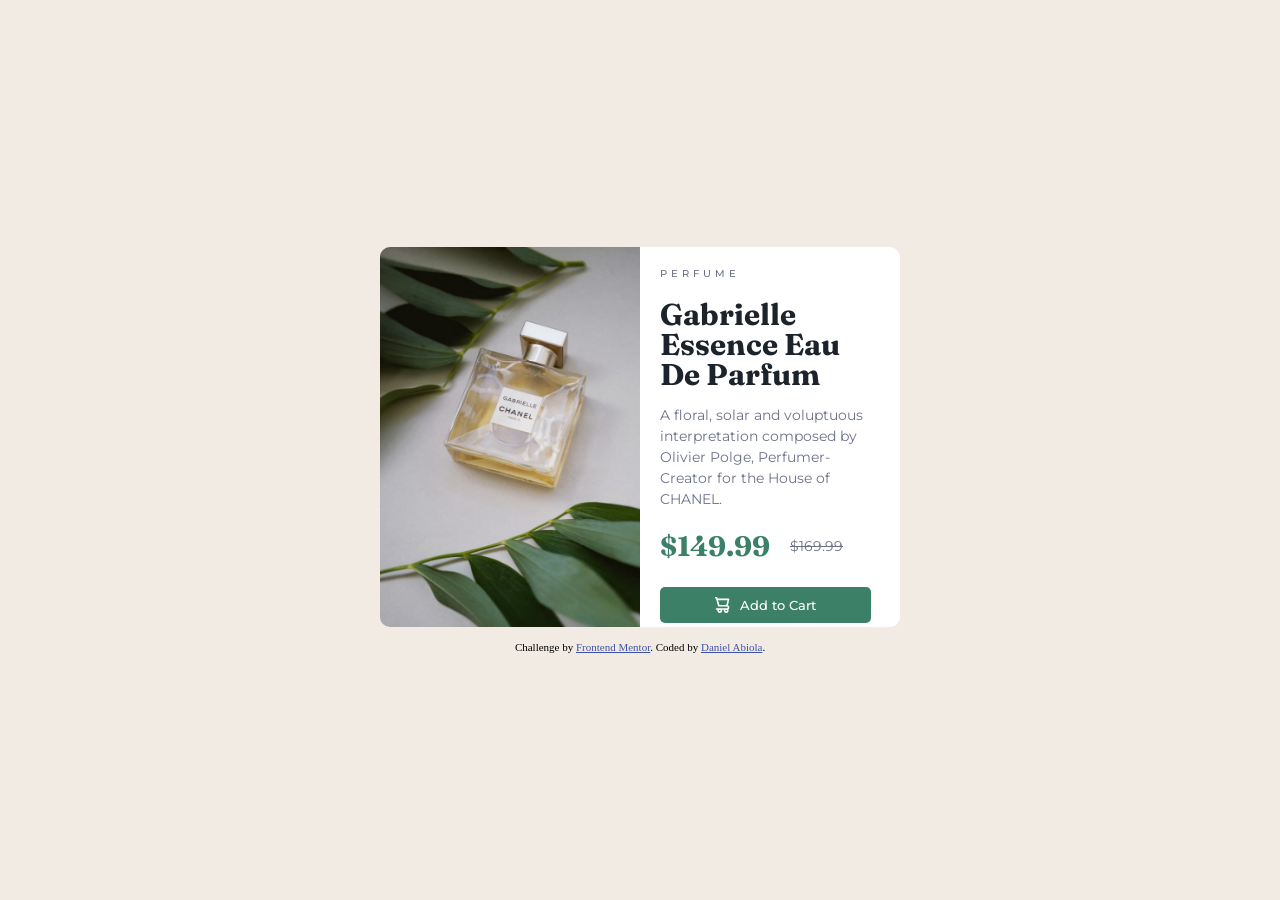
<file: product-preview-card-component-main/index.html>
<!DOCTYPE html>
<html lang="en">
<head>
  <meta charset="UTF-8">
  <meta name="viewport" content="width=device-width, initial-scale=1.0"> <!-- displays site properly based on user's device -->

  <link rel="icon" type="image/png" sizes="32x32" href="./images/favicon-32x32.png">
  <link rel="stylesheet" href="index.css">
  <link rel="preconnect" href="https://fonts.googleapis.com">
<link rel="preconnect" href="https://fonts.gstatic.com" crossorigin>
<link href="https://fonts.googleapis.com/css2?family=Montserrat:ital,wght@0,100..900;1,100..900&display=swap" rel="stylesheet">
<link rel="preconnect" href="https://fonts.googleapis.com">
<link rel="preconnect" href="https://fonts.gstatic.com" crossorigin>
<link href="https://fonts.googleapis.com/css2?family=Fraunces:ital,opsz,wght@0,9..144,100..900;1,9..144,100..900&family=Montserrat:ital,wght@0,100..900;1,100..900&display=swap" rel="stylesheet">
  
  <title>Frontend Mentor | Product preview card component</title>

  <!-- Feel free to remove these styles or customise in your own stylesheet 👍 -->
  <style>
    .attribution { font-size: 11px; text-align: center; margin-top: 10px;}
    .attribution a { color: hsl(228, 45%, 44%); }
  </style>
</head>
<body>
  <div class="main">
    <div class="page">
      <img  class="first" src="images/image-product-desktop.jpg" alt="">
      <img class="second" src="images/image-product-mobile.jpg" alt="">
    </div>
    <div class="pageTwo">
      <h4>Perfume</h4>
      <h2>Gabrielle Essence Eau De Parfum</h2>
      <p> A floral, solar and voluptuous interpretation composed by Olivier Polge, 
      Perfumer-Creator for the House of CHANEL.</p>
      <div class="section">
       
          <p class="one">$149.99</p>
          <p class="two">$169.99</p>
 
      </div>
     <button class="sectionTwo">
      Add  to Cart
      <svg width="15" height="16" xmlns="http://www.w3.org/2000/svg"><path d="M14.383 10.388a2.397 2.397 0 0 0-1.518-2.222l1.494-5.593a.8.8 0 0 0-.144-.695.8.8 0 0 0-.631-.28H2.637L2.373.591A.8.8 0 0 0 1.598 0H0v1.598h.983l1.982 7.4a.8.8 0 0 0 .799.59h8.222a.8.8 0 0 1 0 1.599H1.598a.8.8 0 1 0 0 1.598h.943a2.397 2.397 0 1 0 4.507 0h1.885a2.397 2.397 0 1 0 4.331-.376 2.397 2.397 0 0 0 1.12-2.021ZM11.26 7.99H4.395L3.068 3.196h9.477L11.26 7.991Zm-6.465 6.392a.8.8 0 1 1 0-1.598.8.8 0 0 1 0 1.598Zm6.393 0a.8.8 0 1 1 0-1.598.8.8 0 0 1 0 1.598Z" fill="#FFF"/></svg>
      
    </button> 
    </div>
  </div>
  
  <div class="attribution">
    Challenge by <a href="https://www.frontendmentor.io?ref=challenge" target="_blank">Frontend Mentor</a>. 
    Coded by <a href="#">Daniel Abiola</a>.
  </div>
</body>
</html>
</file>
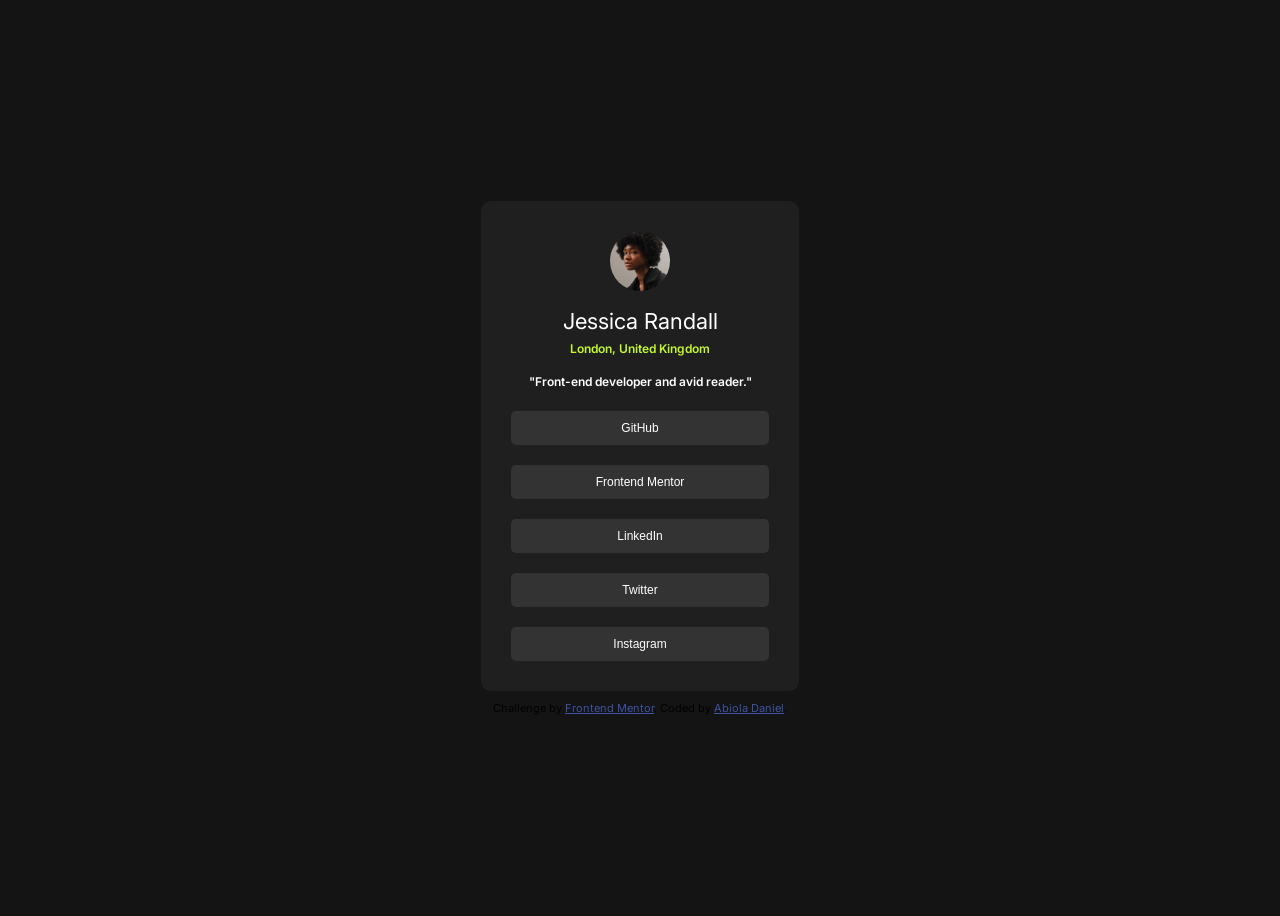
<file: social links design/index.html>
<!DOCTYPE html>
<html lang="en">
  <head>
    <meta charset="UTF-8" />
    <meta name="viewport" content="width=device-width, initial-scale=1.0" />
    <!-- displays site properly based on user's device -->

    <link
      rel="icon"
      type="image/png"
      sizes="32x32"
      href="./assets/images/favicon-32x32.png"
    />
    <link rel="preconnect" href="https://fonts.googleapis.com" />
    <link rel="preconnect" href="https://fonts.gstatic.com" crossorigin />
    <link
      href="https://fonts.googleapis.com/css2?family=Inter:ital,opsz,wght@0,14..32,100..900;1,14..32,100..900&display=swap"
      rel="stylesheet"
    />
    <link rel="stylesheet" href="index.css" />

    <title>Frontend Mentor | Social links profile</title>

    <!-- Feel free to remove these styles or customise in your own stylesheet 👍 -->
    <style>
      .attribution {
        font-size: 11px;
        text-align: center;
      }
      .attribution a {
        color: hsl(228, 45%, 44%);
      }
    </style>
  </head>
  <body>
    <div class="container">
      <img src="assets/images/avatar-jessica.jpeg" alt="" />
      <span>
        <h3>Jessica Randall</h3>
        <p>London, United Kingdom</p>
      </span>
      <p style="color: hsl(0, 0%, 100%); font-size: 12px">
        "Front-end developer and avid reader."
      </p>
      <div class="section">
        <button>GitHub</button>
        <button>Frontend Mentor</button>
        <button>LinkedIn</button>
        <button>Twitter</button>
        <button>Instagram</button>
      </div>
    </div>
    <div class="attribution">
      Challenge by
      <a href="https://www.frontendmentor.io?ref=challenge" target="_blank"
        >Frontend Mentor</a
      >. Coded by <a href="#">Abiola Daniel</a>.
    </div>
  </body>
</html>
</file>
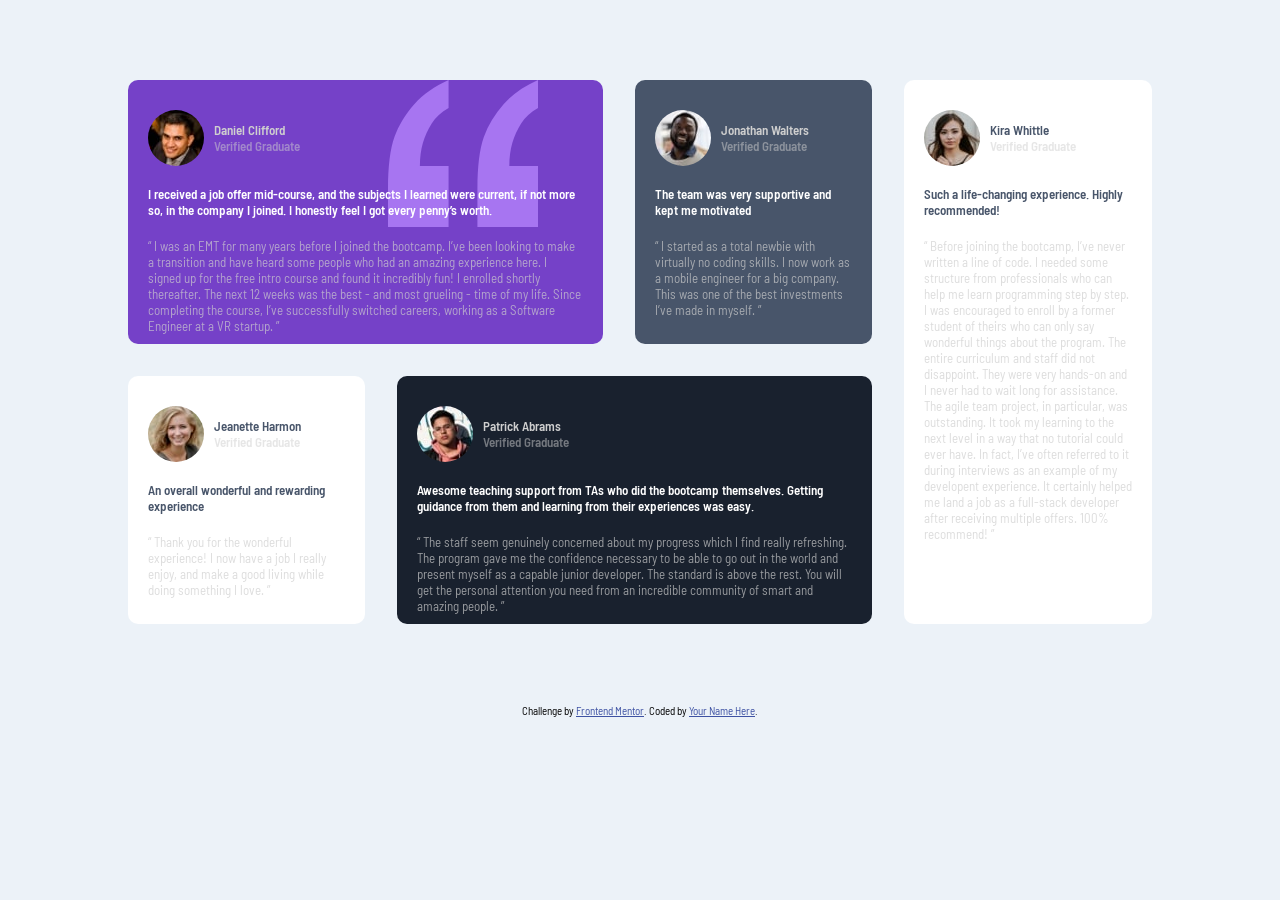
<file: testimonials-grid-section-main/index.html>
<!DOCTYPE html>
<html lang="en">
  <head>
    <meta charset="UTF-8" />
    <meta name="viewport" content="width=device-width, initial-scale=1.0" />
    <!-- displays site properly based on user's device -->
    <link
      rel="icon"
      type="image/png"
      sizes="32x32"
      href="./images/favicon-32x32.png"
    />
    <link rel="preconnect" href="https://fonts.googleapis.com" />
    <link rel="preconnect" href="https://fonts.gstatic.com" crossorigin />
    <link
      href="https://fonts.googleapis.com/css2?family=Barlow+Semi+Condensed:ital,wght@0,100;0,200;0,300;0,400;0,500;0,600;0,700;0,800;0,900;1,100;1,200;1,300;1,400;1,500;1,600;1,700;1,800;1,900&display=swap"
      rel="stylesheet"
    />
    <link rel="stylesheet" href="index.css" />
    <title>Frontend Mentor | [Challenge Name Here]</title>

    <!-- Feel free to remove these styles or customise in your own stylesheet 👍 -->
    <style>
      .attribution {
        font-size: 11px;
        text-align: center;
      }
      .attribution a {
        color: hsl(228, 45%, 44%);
      }
    </style>
  </head>
  <body>
    <main>
      <div class="grid_container">
        <div class="grid_parent">
          <div class="grid_box">
            <div class="grid_card">
              <div class="section">
                <img src="images/image-daniel.jpg" alt="" />
                <span>
                  <p class="bio_name">Daniel Clifford</p>
                  <p class="bio_badge">Verified Graduate</p>
                </span>
                <!-- <svg class="logo" width="104" height="102" xmlns="http://www.w3.org/2000/svg"><path d="M104 102V59.727H84.114c0-5.871.689-11.182 2.068-15.933 1.379-4.75 3.42-9.287 6.125-13.61C95.01 25.86 98.909 22.257 104 19.375V0c-9.758 4.27-17.712 9.874-23.864 16.813-6.151 6.939-10.712 14.545-13.681 22.818C63.485 47.904 62 59.941 62 75.74V102h42zm-62 0V59.727H22.114c0-5.871.689-11.182 2.068-15.933 1.379-4.75 3.42-9.287 6.125-13.61C33.01 25.86 36.909 22.257 42 19.375V0c-9.652 4.27-17.58 9.874-23.784 16.813C12.01 23.752 7.424 31.358 4.455 39.631 1.485 47.904 0 59.941 0 75.74V102h42z" fill="#A775F1" fill-rule="nonzero"/></svg> -->
              </div>
              <p class="textpage">
                I received a job offer mid-course, and the subjects I learned
                were current, if not more so, in the company I joined. I
                honestly feel I got every penny’s worth.
              </p>
              <p class="textlight">
                “ I was an EMT for many years before I joined the bootcamp. I’ve
                been looking to make a transition and have heard some people who
                had an amazing experience here. I signed up for the free intro
                course and found it incredibly fun! I enrolled shortly
                thereafter. The next 12 weeks was the best - and most grueling -
                time of my life. Since completing the course, I’ve successfully
                switched careers, working as a Software Engineer at a VR
                startup. ”
              </p>
            </div>

            <div class="grid_card">
              <div class="section" >
                <img src="images/image-jonathan.jpg" alt="" />
                <span>
                  <p class="bio_name">Jonathan Walters</p>
                  <p class="bio_badge">Verified Graduate</p>
                </span>
              </div>
              <p class="textpage">
                The team was very supportive and kept me motivated
              </p>
              <p class="textlight">
                “ I started as a total newbie with virtually no coding skills. I
                now work as a mobile engineer for a big company. This was one of
                the best investments I’ve made in myself. ”
              </p>
            </div>
          </div>
          <div class="grid_box">

            <div class="grid_card">
              <div class="section">
                <img src="images/image-jeanette.jpg" alt="" />
                <span>
                  <p class="bio_lady">Jeanette Harmon</p>
                  <p class="bio_badge">Verified Graduate</p>
                </span>
              </div>
              <p class="textpageOne">
                An overall wonderful and rewarding experience
              </p>
              <p class="textlight">
                “ Thank you for the wonderful experience! I now have a job I
                really enjoy, and make a good living while doing something I
                love. ”
              </p>
            </div>

            <div class="grid_card">
              <div class="section">
                <img src="images/image-patrick.jpg" alt="" />
                <span>
                  <p class="bio_name">Patrick Abrams</p>
                  <p class="bio_badge">Verified Graduate</p>
                </span>
              </div>
              <p class="textpage">
                Awesome teaching support from TAs who did the bootcamp
                themselves. Getting guidance from them and learning from their
                experiences was easy.
              </p>
              <p class="textlight">
                “ The staff seem genuinely concerned about my progress which I
                find really refreshing. The program gave me the confidence
                necessary to be able to go out in the world and present myself
                as a capable junior developer. The standard is above the rest.
                You will get the personal attention you need from an incredible
                community of smart and amazing people. ”
              </p>
            </div>
          </div>
        </div>

        <div class="grid_card">
          <div class="section">
            <img src="images/image-kira.jpg" alt="" />
            <span>
              <p class="bio_lady">Kira Whittle</p>
              <p class="bio_badge">Verified Graduate</p>
            </span>
          </div>
          <p class="textpageOne">
            Such a life-changing experience. Highly recommended!
          </p>
          <p class="textlight">
            “ Before joining the bootcamp, I’ve never written a line of code. I
            needed some structure from professionals who can help me learn
            programming step by step. I was encouraged to enroll by a former
            student of theirs who can only say wonderful things about the
            program. The entire curriculum and staff did not disappoint. They
            were very hands-on and I never had to wait long for assistance. The
            agile team project, in particular, was outstanding. It took my
            learning to the next level in a way that no tutorial could ever
            have. In fact, I’ve often referred to it during interviews as an
            example of my developent experience. It certainly helped me land a
            job as a full-stack developer after receiving multiple offers. 100%
            recommend! ”
          </p>
        </div>
      </div>
    </main>

    <div class="attribution">
      Challenge by
      <a href="https://www.frontendmentor.io?ref=challenge" target="_blank"
        >Frontend Mentor</a
      >. Coded by <a href="#">Your Name Here</a>.
    </div>
  </body>
</html>
</file>
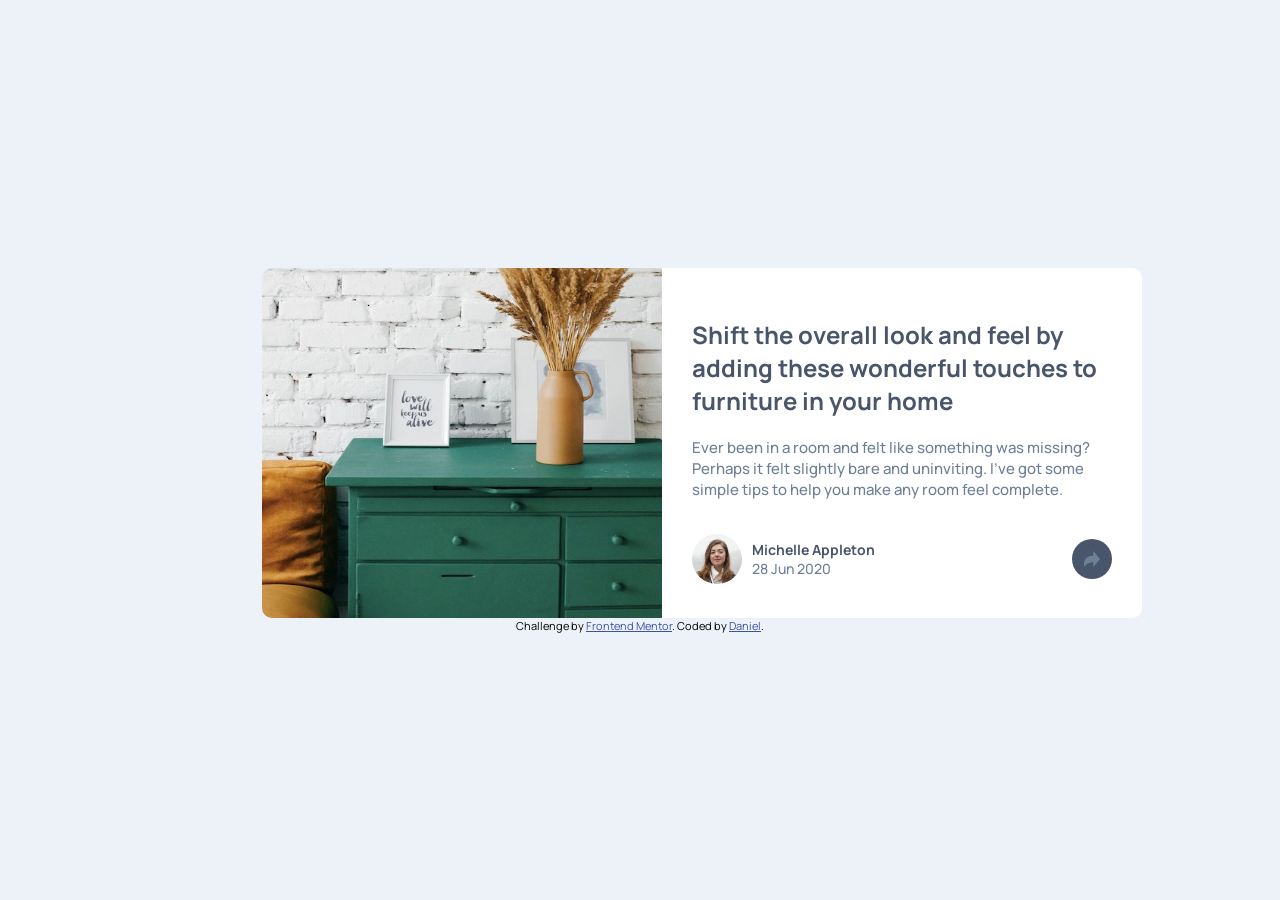
<file: article-preview-component-master/article-preview-component-master/index.html>
<!DOCTYPE html>
<html lang="en">
<head>
  <meta charset="UTF-8">
  <meta name="viewport" content="width=device-width, initial-scale=1.0"> <!-- displays site properly based on user's device -->

  <link rel="icon" type="image/png" sizes="32x32" href="./images/favicon-32x32.png">
  <link rel="preconnect" href="https://fonts.googleapis.com">
<link rel="preconnect" href="https://fonts.gstatic.com" crossorigin>
<link href="https://fonts.googleapis.com/css2?family=Manrope:wght@200..800&display=swap" rel="stylesheet">
<link rel="stylesheet" href="style.css">
  
  <title>Frontend Mentor | Article preview component</title>

  <!-- Feel free to remove these styles or customise in your own stylesheet 👍 -->
  <style>
    .attribution { font-size: 11px; text-align: center; }
    .attribution a { color: hsl(228, 45%, 44%); }
  </style>
</head>
<body>
  <div class="container">
    <div class="pageOne">
      <img src="images/drawers.jpg" alt="">
    </div>
   
    <div class="pageTwo">

            <h2 class="first">Shift the overall look and feel by adding these wonderful 
                touches to furniture in your home 
            </h2>
            <p class="second"> Ever been in a room and felt like something was missing? <br> Perhaps 
              it felt slightly bare and uninviting. I’ve got some  <br>simple tips 
              to help you make any room feel complete.
            </p>
            <div class="section">
              <div class="profile">

                <img  src="images/avatar-michelle.jpg" alt="">
                <span class="one">
                  <p style="color: hsl(217, 19%, 35%); font-weight: 700;">Michelle Appleton</p>
                  <p style="font-weight: 500; color: hsl(214, 17%, 51%);;"> 28 Jun 2020</p>
                </span>
              </div>
             
                <button  class="share-btn"> <img  src="images/icon-share.svg" alt=""></button>
                <div class="bottom-sheet hidden">
                  <ul>
                    <li style="color:hsl(212, 23%, 69%); font-weight: 700; font-size: 13px;">SHARE</li>
                      <li><img src="images/icon-facebook.svg" alt="Facebook"></li>
                      <li><img src="images/icon-twitter.svg" alt="Twitter"> </li>
                      <li><img src="images/icon-pinterest.svg" alt="Instagram"></li>
                      <button  class="share-btnTwo"> <img  src="images/icon-share.svg" alt=""></button>
                     
                  </ul>
                </div>
            
            </div>


         
    </div>
  </div>
      
  <div class="attribution">
    Challenge by <a href="https://www.frontendmentor.io?ref=challenge" target="_blank">Frontend Mentor</a>. 
    Coded by <a href="#">Daniel</a>.
  </div>

  <script src="style.js"></script>
</body>
</html>
</file>
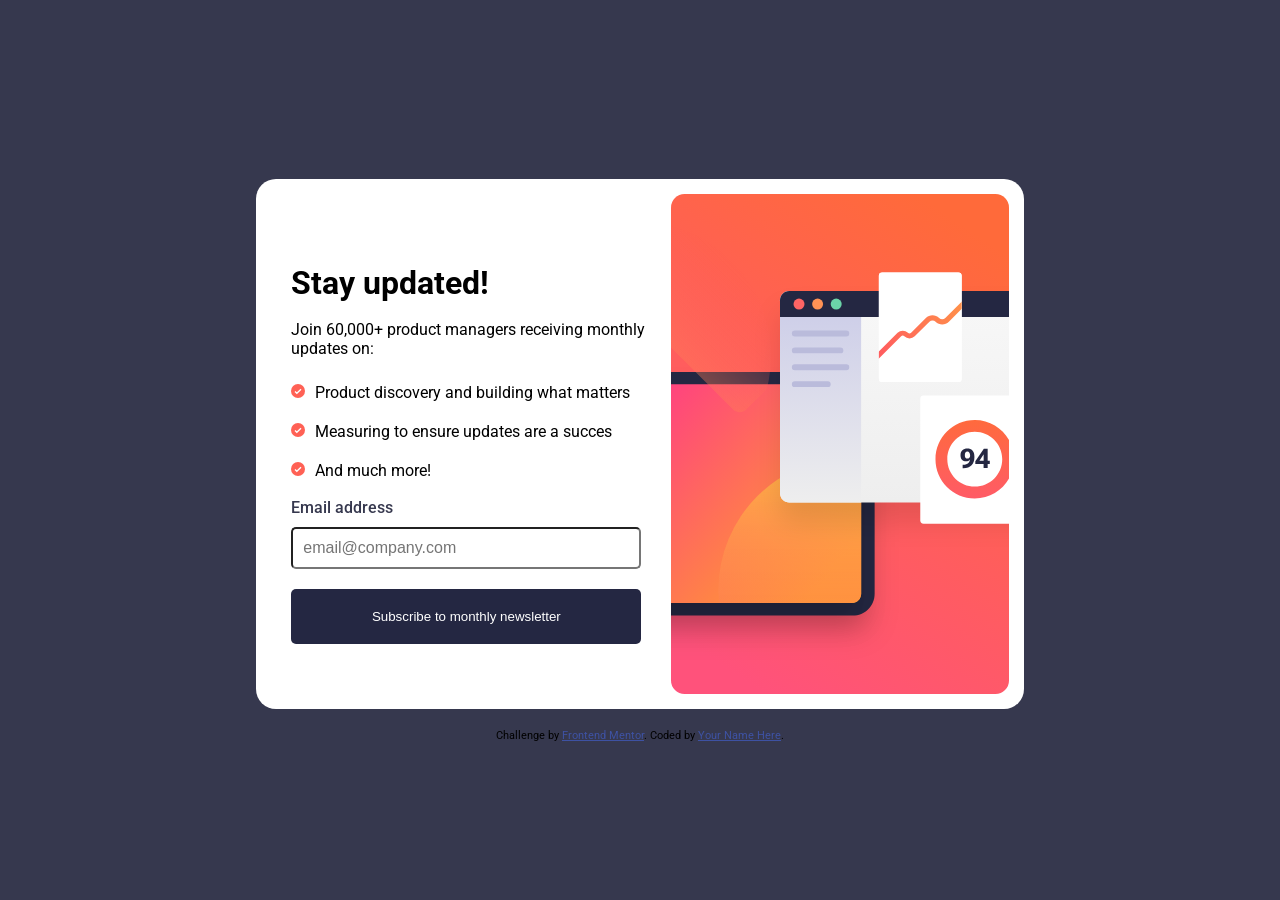
<file: newsletter-sign-up-with-success-message-main/newsletter-sign-up-with-success-message-main/index.html>
<!DOCTYPE html>
<html lang="en">
<head>
  <meta charset="UTF-8">
  <meta name="viewport" content="width=device-width, initial-scale=1.0"> <!-- displays site properly based on user's device -->

  <link rel="icon" type="image/png" sizes="32x32" href="./assets/images/favicon-32x32.png">
  <link rel="preconnect" href="https://fonts.googleapis.com">
<link rel="preconnect" href="https://fonts.gstatic.com" crossorigin>
<link href="https://fonts.googleapis.com/css2?family=Manrope:wght@200..800&family=Roboto:ital,wght@0,100..900;1,100..900&display=swap" rel="stylesheet">
<link rel="stylesheet" href="index.css">

  
  <title>Frontend Mentor | Newsletter sign-up form with success message</title>

  <!-- Feel free to remove these styles or customise in your own stylesheet 👍 -->
  <style>
    .attribution { font-size: 11px; text-align: center; }
    .attribution a { color: hsl(228, 45%, 44%); }
  </style>
</head>
<body>

  <!-- Sign-up form start -->
 
  <!-- <img src="assets/images/illustration-sign-up-mobile.svg" alt="helllo"> -->
  <div  class="container">
      <div class="PartOne">

        <h1>Stay updated!</h1>
        <p>Join 60,000+ product managers receiving monthly updates on:</p>
      
  
            <ul class="page">
              <li><img src="assets/images/icon-list.svg" alt=""><span class="one"  >Product discovery and building what matters</span></li>
              <li><img src="assets/images/icon-list.svg" alt=""><span class="one" >Measuring to ensure updates are a succes</span></li>
              <li><img src="assets/images/icon-list.svg" alt=""><span class="one">And much more!</li></span>
            </ul>
     
           
   
        <form id="subscriptionForm">
          <div  class="formLabel">
            <label  for="email" ><p>Email address</p></label>
            <span id="error-message" class="error-message"></span>
          </div>
          <input class="yes" id="email" type="text" placeholder="email@company.com" >
          
          <button type="submit">Subscribe to monthly newsletter</button>
          
        </form>
      </div>
      <img class="imgOne" src="assets/images/illustration-sign-up-desktop.svg" alt="">
      <img class="imgTwo" src="assets/images/illustration-sign-up-mobile.svg" alt="">


        <!-- Sign-up form end -->

        <!-- Success message start -->

        <!-- Thanks for subscribing!

        A confirmation email has been sent to ash@loremcompany.com. 
        Please open it and click the button inside to confirm your subscription.

        Dismiss message -->

        <!-- Success message end -->
      
  </div>
  <div id="modal" class="hidden">
    <div class="modal-content">
      <img src="assets/images/icon-success.svg" alt="Success" id="success-image">
      <h1><strong>Thanks for subscribing!</strong></h1>
      <p id="confirmation-message">
        A confirmation email has been sent to <strong id="user-email"></strong>.<br>
        Please open it and click the button inside to confirm your subscription.
      </p>
      <button id="dismissButton">Dismiss message</button>
    </div>
  </div>
  
  <div class="attribution">
    Challenge by <a href="https://www.frontendmentor.io?ref=challenge" target="_blank">Frontend Mentor</a>. 
    Coded by <a href="#">Your Name Here</a>.
  </div>

  <script src="index.js"></script>


</body>
</html>
</file>
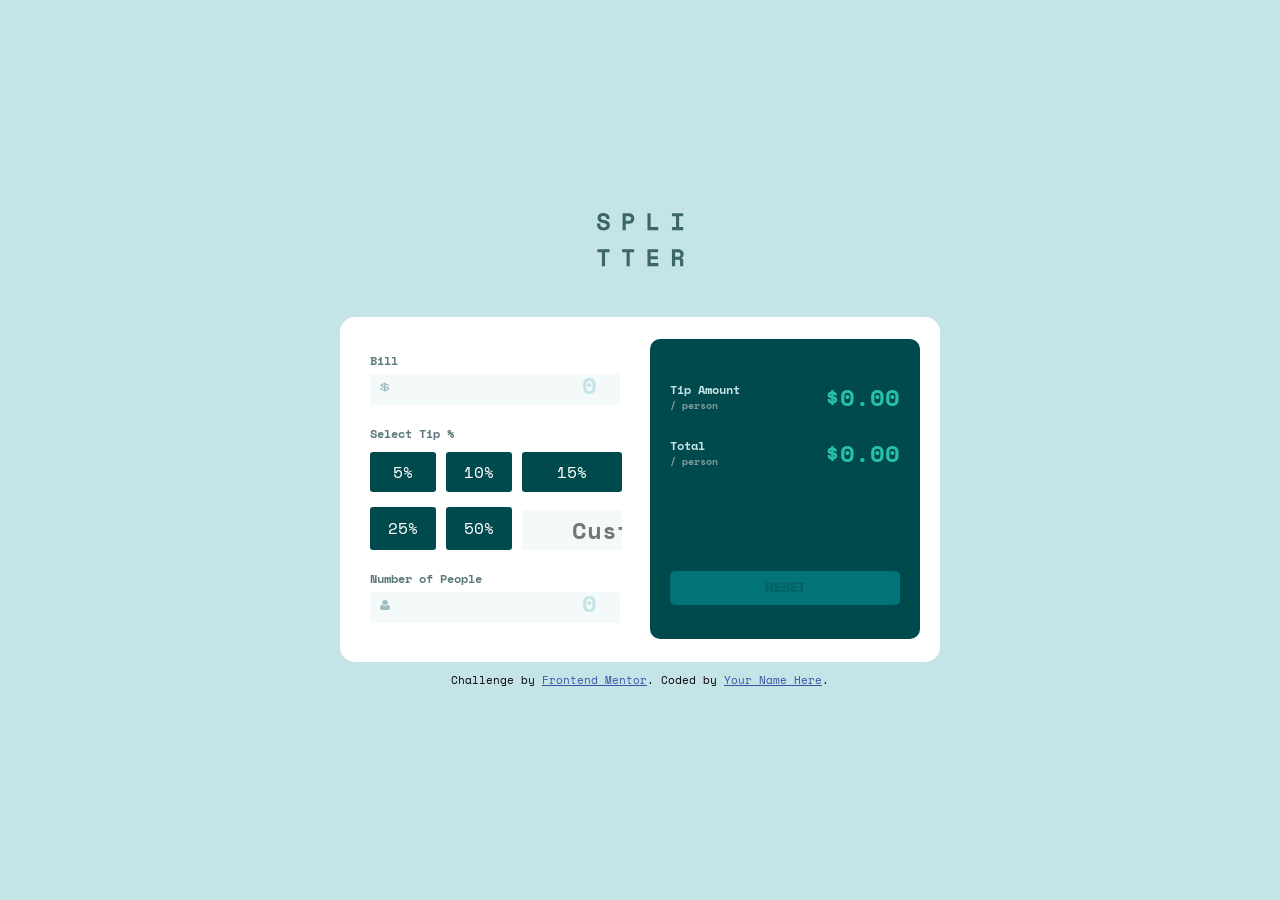
<file: tip-calculator-app-main/tip-calculator-app-main/index.html>
<!DOCTYPE html>
<html lang="en">
<head>
  <meta charset="UTF-8">
  <meta name="viewport" content="width=device-width, initial-scale=1.0"> <!-- displays site properly based on user's device -->

  <link rel="icon" type="image/png" sizes="32x32" href="./images/favicon-32x32.png">
  
  <title>Frontend Mentor | Tip calculator app</title>
  <link rel="preconnect" href="https://fonts.googleapis.com">
  <link rel="preconnect" href="https://fonts.gstatic.com" crossorigin>
  <link href="https://fonts.googleapis.com/css2?family=Space+Mono:ital,wght@0,400;0,700;1,400;1,700&display=swap" rel="stylesheet">
  <link rel="stylesheet" href="index.css">

  <!-- Feel free to remove these styles or customise in your own stylesheet 👍 -->
  <style>
    .attribution { font-size: 11px; text-align: center; }
    .attribution a { color: hsl(228, 45%, 44%); }
  </style>
</head>
<body>
  <img src="images/logo.svg" alt="hello">
  <div class="container">
    <div class="first_page">
      <h3>Bill</h3>
      <div class="input_container">
          <img class="first_dollar" src="images/icon-dollar.svg" alt="hello">
          <input   type="search"  id="billAmount"   placeholder="0" >
      </div>
      
      <h3 class="second_h3">Select Tip %</h3>
      <div class="button_container">
       <button>5%</button> 
       <button>10%</button> 
       <button>15%</button> 
       <button>25%</button> 
       <button>50%</button> 
       
       <input class="custom"   type="search" id="customTip" placeholder="Custom">
        
      </div>

      <h3 class="third_h3">Number of People<span id="peopleError" class="error-message"></span></h3>
      <div class="input_container">
        <img  class="first_person" src="images/icon-person.svg" alt="hello">
        <input type="search" id="numPeople" placeholder="0">
      </div>
    </div>

    <div class="second_page">
      <div class="first_second_page">
        <div class="second_second_page">
          <h3>Tip Amount </h3>
          <h4>/ person</h4>
        </div>
        <div class="second_second_page">
          <h2 id="tipAmount">$0.00</h2>
        </div>
      </div>

      <div class="first_second_page">
        <div class="second_second_page">
          <h3>Total</h3>
          <h4>/ person</h4>
        </div>
        <div class="second_second_page">
          <h2 id="totalAmount">$0.00</h2>
        </div>
      </div>
      <button id="reset" class="second_page_button">Reset</button>
    </div>
  </div>
  
  <div class="attribution">
    Challenge by <a href="https://www.frontendmentor.io?ref=challenge" target="_blank">Frontend Mentor</a>. 
    Coded by <a href="#">Your Name Here</a>.
  </div>
  <script src="index.js"></script>
</body>
</html>
</file>
<file: product-preview-card-component-main/index.css>
*{
    box-sizing: border-box;
    padding: 0;
    margin: 0;
}
body{
    display: flex;
    flex-direction: column;
    align-items: center;
    justify-content: center;
    background-color: hsl(30, 38%, 92%);
    min-height: 100vh;
}
.main{
    display: flex;
    width: auto;
    height: fit-content;
   
    
    
}

.page .first{
    width: 260px;
   border-top-left-radius: 10px;
   border-bottom-left-radius: 10px;
   height: 380px;
}

.page .second{
    display: none;
}

.pageTwo{
    background-color: hsl(0, 0%, 100%);
    width: 260px;
    border-top-right-radius: 10px;
    border-bottom-right-radius: 10px;
    height: 380px;
    padding-left: 20px;
    padding-right: 20px;
    padding-top: 20px;
    
}
h4{
    font-family: Montserrat;
    font-weight: 500;
    text-transform: uppercase;
    color:hsl(228, 12%, 48%);
    font-size: 10px;
    letter-spacing: 4px;
    font-weight: 500;
    
}
h2{
    font-family: "Fraunces", serif;
    padding-top: 20px;
    line-height: 1;
    color:hsl(212, 21%, 14%);
    font-size: 30px;
    font-weight: 700;

    
}
.pageTwo p{
    padding-top: 15px;
    font-size: 14px;
    color:hsl(228, 12%, 48%);
    font-family: Montserrat;
    line-height: 1.5;
}

.section{
    display:flex;
    gap: 20px;
    align-items:center
    
}

.section .one{
    font-size: 28px;
    font-family: "Fraunces", serif;
    color: hsl(158, 36%, 37%);
    font-weight: 700;
}
.section .two{
    font-family: Montserrat;
    font-size: 14px;
    text-decoration-line:line-through;
}

.sectionTwo{
    margin-top: 20px;
    display: flex;
    flex-direction: row-reverse;
    gap: 10px;
    justify-content: center;
    padding: 10px 55px 10px 55px;
    border-radius: 5px;
    border:none;
    background-color: hsl(158, 36%, 37%);
    font-family: Montserrat;
    font-weight: 500;
    color: hsl(0, 0%, 100%);
    cursor: pointer;
   
}

button:hover{
    background-color: hsl(212, 21%, 14%);
    cursor: pointer;
    
}


/* =========================== MEDIA QUERIES(SMALL DEVICES)==============================*/


@media   only screen and (max-width:600px) {
    
    
    .main{
      
        flex-direction: column;
        background-color:hsl(0, 0%, 100%) ;
        margin-top: 20px;
        border-radius: 10px;
    }
    .page .first{
        display: none;
        
    }
    .page .second{
        display: block;
        width: 300px;
        border-top-right-radius: 10px;
        border-top-left-radius: 10px;
    }
    .pageTwo{
    width: 300px;
    height: 350px;
    border-bottom-left-radius: 10px;
    padding-left: 20px;
    padding-right: 20px;
   }
   .sectionTwo{
    
    padding: 15px 75px 15px 75px;
    cursor: pointer;
   
}
    
}
</file>
<file: social links design/index.css>
* {
  box-sizing: border-box;
  padding: 0;
}

body {
  max-width: 1440px;
  font-family: inter;
  background-color: hsl(0, 0%, 8%);
  display: flex;
  flex-direction: column;
  align-items: center;
  justify-content: center;
  min-height: 100vh;
}

.container {
  width: auto;
  background-color: hsl(0, 0%, 12%);
  height: auto;
  padding: 20px 20px;
  display: flex;
  flex-direction: column;
  align-items: center;
  border-radius: 10px;
  margin-bottom: 10px;
}

.container img {
  width: 60px;
  height: 60px;
  border-radius: 50px;
  margin-bottom: 5px;
  margin-top: 10px;
}
h3 {
  color: hsl(0, 0%, 100%);
  font-weight: 400;
  font-size: 22px;
}
p {
  font-size: 12px;
  text-align: center;
  color: hsl(75, 94%, 57%);
  font-weight: 600;
}

span {
  line-height: 0.3;
}

.section {
  display: flex;
  flex-direction: column;
}
button {
  margin: 10px;
  background-color: hsl(0, 0%, 20%);
  color: hsl(0, 0%, 100%);
  padding: 10px 85px;
  font-size: 12px;
  border-radius: 5px;
  border: none;
  cursor: pointer;
}

button:hover {
  background-color: hsl(75, 94%, 57%);
  color: hsl(0, 0%, 20%);
}

@media (max-width: 960px) {
  .container {
    width: auto;
  }
}

@media (max-width: 720px) {
  .container {
    width: auto;
  }
}

@media (max-width: 540px) {
  .container {
    width: auto;
  }
}

@media (max-width: 375px) {
  .container {
    width: auto;
  }
}
</file>
<file: testimonials-grid-section-main/index.css>
*{
    box-sizing: border-box;
    padding: 0;
    margin: 0;
}
body{
    font-family: Barlow Semi Condensed;
    background-color: hsl(210, 46%, 95%);
    
} 

p{
    font-size: 13px;
    color: hsl(0, 0%, 81%);
}

main {
    width: 80%;
    margin: 5rem auto;
}

.grid_container {
    display: grid;
    grid-template-columns: 3fr 1fr;
    gap: 2em;
   
   
    
}

.grid_parent {
    display: grid;
    gap: 2em;
}

.grid_box {
    display: grid;
    grid-template-columns:2fr 1fr ;
    gap: 2em;
}

 .grid_box:last-child {
    display: grid;
    grid-template-columns:1fr 2fr 
    
} 




.grid_card {

    padding: 10px 20px 10px 20px;
    border-radius: 10px;
}
 .grid_box:nth-child(1) .grid_card:nth-child(1) {
    background: hsl(263, 55%, 52%);
    background-image: url(images/bg-pattern-quotation.svg);
    background-repeat: no-repeat;
    background-size: 150px;
    background-position-x: 80%;
   
  

}

.grid_box:nth-child(1) .grid_card:nth-child(2) {
    background: hsl(217, 19%, 35%);
   
   
   
   
}

.grid_box:nth-child(2) .grid_card:nth-child(1){
    background: hsl(0, 0%, 100%);
   
   
    
}
.grid_box:nth-child(2) .grid_card:nth-child(2){
   background-color:hsl(219, 29%, 14%);
   
   
   
  
    
}

.grid_card:last-child{
    background: hsl(0, 0%, 100%)

}

.section{
    display: flex;
    align-items: center;
    gap: 10px;
}

.section img{
    border-radius: 50%;
}


.bio_badge{
    opacity: 50%;
}
.section, .textpage{
    font-weight: 600;
    color: hsl(0, 0%, 100%);
    padding-top: 20px;
    
}

.textlight{
    opacity: 70%;
    padding-top: 20px;
    
}

.section, .textpageOne{
    font-weight: 600;
    color:  hsl(217, 19%, 35%);
    padding-top: 20px;
}
.bio_lady{
    color:hsl(217, 19%, 35%);;
}








@media screen and (max-width: 600px) {
    main {
        max-width: 60%;

    }
    .grid_box, .grid_box:last-child{
        grid-template-columns: 2fr;
    }
    .grid_container {
        grid-template-columns: 2fr;
    }
    
}
</file>
<file: article-preview-component-master/article-preview-component-master/style.css>
*{
    box-sizing: border-box;
    padding: 0;
    margin: 0;
}

body{
    font-family:'Manrope';
    background-color: hsl(210, 46%, 95%);
    display: flex;
    align-items: center;
    justify-content: center;
    min-height: 100vh;
    flex-direction: column;

    


}

.container{
    display: flex;
    align-items: center;
    justify-content:space-between;
    position: relative; 
    right: 10%;
   
   
}


.pageOne img{
    height:350px;
    width: 500px;
    border-top-left-radius: 10px;
    border-bottom-left-radius: 10px;
    display: block;
  
  
}

.pageTwo {
    
    background: white;
    height: 350px;
    width: 480px;
    border-top-right-radius: 10px;
    border-bottom-right-radius: 10px;
    position: absolute;
    left: 80%; 
    padding: 30px 30px;
   
}
.first{
    margin-top: 20px;
    color: hsl(217, 19%, 35%);
    font-weight:700;
    font-size: 24px;

    
    
}
.second{
    font-size: 15px;
    color:  hsl(214, 17%, 51%);
    font-weight: 500;
    margin-top: 20px;
    
}

.section{
    display: flex;
    align-items: center;
    justify-content:space-between;
    margin-top: 30px;
    
    
}

.profile{
    display: flex;
    align-items: center;
    /* position: relative; */
    width: 300px;

}
.profile img{
    width: 50px;
    height: 50px;
    border-radius: 50%;
    
}
.profile .one{
    padding: 10px;
    font-size: 14px;
    line-height: normal;
  
}

.share-btn img{
    
    width: 16px;
    height: 16px;
  
   
 
}
.share-btn {
    background: hsl(217, 19%, 35%);
    color: white;
    border: none;
    border-radius: 50%;
    width: 40px;
    height: 40px;
    display: flex;
    align-items: center;
    justify-content: center;
    cursor: pointer;
    
     /* Ensures the bottom sheet is positioned relative to the button */
}
.share-btnTwo{
    display:none;
}

.bottom-sheet {
    position: absolute;
    bottom: calc(22% + 20px);
    right: 0;
    background: hsl(217, 19%, 35%);
    /* color: white; */
    padding: 10px 30px;
    border-radius: 10px;
    display: flex;
    gap: 10px;
    box-shadow: 0px 10px 20px rgba(0, 0, 0, 0.1);
    visibility: hidden; /* Initially hidden */
    transform: translateX(50px); /* Move it slightly outside the container */
}

.bottom-sheet.hidden {
    visibility: hidden;
}

.bottom-sheet.visible {
    visibility: visible; /* Visible when the button is clicked */
}

.bottom-sheet ul {
    list-style: none;
    margin: 0;
    padding: 0;
    display: flex;
    flex-direction: row;
    gap: 20px;
    

}

.bottom-sheet li {
    font-size: 14px;
    display: flex;
    align-items: center;
    gap: 50px;
    cursor: pointer;
    
}

.bottom-sheet li img {
    width: 16px;
    height: 16px;
}

.bottom-sheet::after {
    content: '';
    position: absolute;
    bottom: -10px; /* Position the arrow just below the bottom sheet */
    left: 50%; /* Center the arrow */
    transform: translateX(-50%);
    width: 0;
    height: 0;
    border-left: 10px solid transparent;
    border-right: 10px solid transparent;
    border-top: 10px solid hsl(217, 19%, 35%); /* Arrow color matches the bottom sheet */
}


    
   
        
    @media only screen and (max-width: 600px) {

        body{
            min-height: 0;
            margin: 20%;
        }
        .container {
            flex-direction: column; 
            align-items: center;
            justify-content: center;
            gap: 0; 
            position: relative; 
            right: 0; 
           
            
           
            
        }
    
        .pageOne img {
            width: 400px; 
            height: auto; 
            border-top-left-radius: 0;
            border-bottom-left-radius: 0;
            border-top-left-radius: 10px;
            border-top-right-radius: 10px;
           
        }
       
    
        .pageTwo {
            width: 400px;     
            padding: 30px 20px;
            background: white;
            left: 0;
            top: 83%;
            height: auto;
            border-top-right-radius: 0;
            border-bottom-right-radius:0;
            border-bottom-right-radius: 10px;
            border-bottom-left-radius: 10px;
          
            
        }

        .first{
           
            margin-top: 10px;
            font-size: 21px;
            font-weight: 700;
        }
        

        .second{
            margin-top: 20px;
            font-size: 13px;
            font-weight: 500;
            line-height: 1.5;
            
            
           
        }

       .section{
        margin-top: 30px;
       }
        .profile .one{
            padding: 10px;
           
          
        }
    
        .profile {
            width: 270px;
           
        }
    
      
    
        .share-btn {
            margin-top: 20px;
            padding: 10px;
            background: hsl(210, 46%, 95%) ;
        }

        .share-btnTwo{
            display: block;
            background: hsl(210, 46%, 95%) ;
            color: white;
            border: none;
            border-radius: 50%;
            width: 30px;
            height: 30px;
            display: flex;
            align-items: center;
            justify-content: center;
            cursor: pointer;
            margin-left: 90px;
        }
    
       

        .bottom-sheet {
            position: absolute;
            bottom: calc(12% + 10px);
            width: 400px;
            background: hsl(217, 19%, 35%);
            padding: 10px 20px;
            border-radius: 0;
            box-shadow: 0px 10px 20px rgba(0, 0, 0, 0.1);
            visibility: hidden; 
            transform: translateY(50px);
            border-bottom-right-radius: 10px;
            border-bottom-left-radius: 10px;
            height: 90px;
        }
    
        .bottom-sheet ul {
            flex-direction: row; 
            gap: 20px; 
            align-items: center; 
            padding: 10px;
          
           
        }

    
        .bottom-sheet li img {
            margin: 0 auto;
            width: 25px;
           
        }
      
    
        .bottom-sheet::after {
            display: none; 
        }
    }
</file>
<file: newsletter-sign-up-with-success-message-main/newsletter-sign-up-with-success-message-main/index.css>
*{
    box-sizing: border-box;
    margin: 0;
    padding: 0;
}

body{
    font-family: "Roboto";
    display: flex;
    flex-direction: column;
    align-items: center;
    justify-content: center;
    background-color:hsl(235, 18%, 26%);
    min-height: 100vh;
   
}

.container{
    display: flex;
   
    padding: 15px;
    margin: 20px;
    background-color: hsl(0, 0%, 100%);
    align-items: center;
    justify-content: center;
    border-radius: 20px;
}
.PartOne{
    height: 400px;
    padding: 20px;
    width: 400px;
}


.PartOne  p{
    margin-top: 18px;
    font-size: 16px;
    
}

 li{
   list-style-type: none;
  
}
.page{
    margin-top: 15px;
    font-size:16px;
    display: flex;
    flex-direction: column;
    gap: 20px;
    padding-top: 10px;
    
}

 .page img{
    width: 14px;
    
} 
.one{
  padding-left: 10px;
}



.yes{
    margin-top: 10px;
    font-size: 16px;
    text-align: left;
    width: 350px;
    padding: 10px;
    border-radius: 5px;
  
    
}



button{
    margin-top: 20px;
    width: 350px;
    padding: 20px;
    border-radius: 5px;
    background-color:hsl(234, 29%, 20%);
    border: none;
    color:hsl(0, 0%, 100%) ;
}


.imgOne{
    height: 500px;
   
  
}

.imgTwo{
    display: none;
}





/* Set body background when modal is active */
body.modal-active {
    background-color: hsl(235, 18%, 26%);
    overflow: hidden; /* Prevent scrolling */
  }
  
  /* Hide the container when modal is active */
  body.modal-active .container {
    display: none;
  }
  
  /* Modal styles */
  #modal {
    position: fixed;
    top: 50%;
    left: 50%;
    transform: translate(-50%, -50%);
    background: white; /* Modal background */
    padding: 30px 30px;
    border-radius: 10px;
    box-shadow: 0px 4px 20px rgba(0, 0, 0, 0.2);
    font-size: 16px;
    width: 400px;
    
    z-index: 1000;
  }
  
  /* Modal content styles */
  #success-image {
    width: 50px;
    height: 50px;
    margin-bottom: 20px;
  }
  
  #modal p {
    margin: 10px 0;
    color: hsl(234, 29%, 20%); /* Darker text for better readability */
  }
  
  /* Dismiss button styles */
  #dismissButton {
    background-color: hsl(4, 100%, 67%);
    color: white;
    border: none;
    padding: 10px 20px;
    border-radius: 5px;
    cursor: pointer;
    font-size: 1rem;
  }
  
  #dismissButton:hover {
    background-color: hsl(4, 90%, 57%);
  }
  
  /* Hidden class to hide elements */
  .hidden {
    display: none;
  }
  
  .error-message {
    color: red;
    font-size: 16px;
    display: flex;
    justify-content: end;
    align-items: center;
  }



#email.error {
    border-color: red;
    background-color: rgba(255, 0, 0, 0.1); /* Light red background */
  }

.formLabel{
    display: flex;
    justify-content:space-between;
    width: 350px;
}
.formLabel  p{
  color: hsl(235, 18%, 26%);
  font-weight: 500;

}

@media only screen and (max-width: 600px) {

  body{
    
    background-color: black;
}
  .container{
    flex-direction:column-reverse;
    
    width: 390px;
    height: 720px;;
    
    padding-top: 20px;
    border-radius: 0;
  
      
  
  }

  .imgOne{
    display: none;
   
}

.imgTwo{
  display: none;
  width: 390px;
  display: block;
  height: 300px;

  
}
.PartOne{
  padding: 18px;
  width: 380px;
  height: 450px;

}
.one{
  font-size: 16px;
  
}
#subscriptionForm{
  margin-top: 10px;
 
}
.yes{
  width: 330px;
}
button{
  width: 330px;
  padding: 20px;
  font-weight: 700;
}
.PartOne h1{
  color: hsl(235, 18%, 26%);
  font-weight: 700;
}
.attribution{
  display: none;
}
#modal {
  position: fixed;
  top: 50%;
  left: 50%;
  transform: translate(-50%, -50%);
  background: white; /* Modal background */
  padding: 30px 30px;
  border-radius: 0;
  box-shadow: 0px 4px 20px rgba(0, 0, 0, 0.2);
  font-size: 16px;
  width: 380px;
  height: 750px;
  z-index: 1000;
}

#modal h1{
  margin-top: 20px;
  color: hsl(235, 18%, 26%);
  font-weight: 700;
}



#success-image{
  margin-top: 100px;
  left: 0;
  width: 70px;
  height: 70px;
}
#modal p{
  margin-top: 20px;
}

#dismissButton{
  margin-top: 240px;
  padding: 20px;
  border-radius: 10px;
  background-color:hsl(235, 18%, 26%); ;
}



}
</file>
<file: tip-calculator-app-main/tip-calculator-app-main/index.css>
*{
    box-sizing: border-box;
    margin: 0;
    padding: 0;
}

body{
    display: flex;
    flex-direction: column;
    background: hsl(185, 41%, 84%);
    align-items: center;
    justify-content: center;
    min-height: 100vh;
    font-family: Space Mono;
}

.container{
    display: flex;
    background: hsl(0, 0%, 100%);
    align-items: center;
    justify-content: center;
    padding: 20px;
    margin: 10px;
    border-radius: 15px;
    max-width: 600px;
    margin-top: 50px;
}
.first_page{
    width: 320px;
    height: 300px;
    padding:10px;
    margin-top: 5px;
    
}

.first_page > h3{
    color:hsl(186, 14%, 43%);
    font-size: 12px;
    font-family: Space Mono;
    
}
.input_container{
    position: relative;
    display: inline-flex;
}
.input_container > .first_dollar{
    position: absolute;
    left: 10px;
    top: 50%;
    transform: translateY(-50%);
    width: 10px;
    height: 10px;
}
.input_container > input{
    width: 250px;
    background-color: hsl(189, 41%, 97%);
    border: none;
    border-radius: 2px;
    text-align: right;
    padding: 8px 10px 8px 10px;
    margin-top: 5px;
    color: hsl(186, 14%, 43%);
    font-weight: bolder;
    cursor: pointer;
    
}

.input_container > input:focus{
    outline: 2px solid hsl(172, 67%, 45%); /* Custom green outline */
}

.input_container > input::placeholder{
    color: hsl(185, 41%, 84%);
    font-size: 24px;
    font-family: Space Mono;
    font-weight: 700;
    
}

.first_page > .second_h3{
    margin-top: 20px;
    font-size: 12px;
    font-family: Space Mono;
}
.button_container{
    width: 200px;
   display: grid;
   grid-template-columns:repeat(3, 1fr);
   gap: 10px;
   margin-top: 5px;
  
}
.button_container > button{
    padding: 8px 18px 8px 18px;
    background-color: hsl(183, 100%, 15%);
    border: none;
    border-radius: 3px;
    color: white;
    font-weight: 500px;
    font-size: 16px;
    font-family: Space Mono;
    margin-top: 5px;
    cursor: pointer;
}

.button_container > button:hover{
    background-color: hsl(172, 67%, 45%);
}

.button_container button.active {
    background-color: hsl(172, 67%, 45%);
    color: hsl(183, 100%, 15%);
}

.button_container > .custom{
    background-color:  hsl(189, 41%, 97%);
    color:hsl(186, 14%, 43%);
    font-weight:bolder;
    font-size: 24px;
    font-family: Space Mono;
    width: 100px;
    border: none;
    cursor: pointer;
    height: 40px;
    margin-top: 8px;
    border-radius: 3px;
  
}
.button_container > input::placeholder{
    text-align: center;
    padding: 50px;
    right: 0;
}

.button_container > .custom:focus{
    outline: 2px solid hsl(172, 67%, 45%); /* Custom green outline */
}


.first_page > .third_h3{
    margin-top: 20px;
    font-size: 12px;
    font-family: Space Mono;
}

.input_container >.first_person{
    position: absolute;
    left: 10px;
    top: 50%;
    transform: translateY(-50%);
    width: 10px;
    height: 10px;
}

.second_page{
    background-color: hsl(183, 100%, 15%);
    width: 280px;
    height: 300px;
    border-radius: 10px;
    padding:20px;
    
   
}

.first_second_page{
    display: flex;
    align-items: center;
    justify-content: space-between;
    margin-top: 20px;
}

.second_second_page > h3{
    color: hsl(185, 41%, 84%);
    font-size: 12px;
    font-family: Space Mono;

}

.second_second_page > h4{
    font-size: 10px;
    color: hsl(184, 14%, 56%)
}


.second_second_page >  h2{
    color:  hsl(172, 67%, 45%);
    font-size: 24px;

}


.second_page_button{
    margin-top: 100px;
    padding: 10px 50px 10px 50px;
    width: 230px;
    background: hsl(183, 97%, 24%);
    color: hsl(183, 93%, 21%);
    border: none;
    font-weight: 1000;
    font-size: 12px;
    text-transform: uppercase;
    border-radius: 5px;
    cursor: pointer;
}

/* Error message style */
.error-message {
    color: red;
    font-size: 12px;
    font-weight: 500;
    margin-left: 35px;
    display: none; /* Hidden by default */
}


/* mobile screen */
@media only screen and (max-width: 600px) {
    
    
    .container{
        flex-direction:column ;
        max-width: 600px;
        border-bottom-right-radius: 0;
        border-bottom-left-radius: 0;
        
        
    }
    
    
    
    .input_container > input{
        width: 300px;
    }
    .button_container{
        width: 300px;
        grid-template-columns: repeat(2, 1fr);
    }
    .first_page  > h3 {
        font-size: 15px;
    }
    .first_page  > .second_h3 {
        font-size: 15px;
    }
    .first_page > .third_h3{
        font-size: 15px;
    }
    .button_container > .custom{
        width: 150px;
        border-radius: 2px;
        text-align: center;
        color: hsl(183, 93%, 21%);
        font-weight: 700;
        
    }

    .second_page{
        margin-top: 80px;
        width: 300px;
        height: 220px;
    }

    .second_page_button{
        margin-top: 25px;
        background-color:  hsl(172, 67%, 45%);
        width: 260px;
        font-size: 18px;
    }





}
</file>
